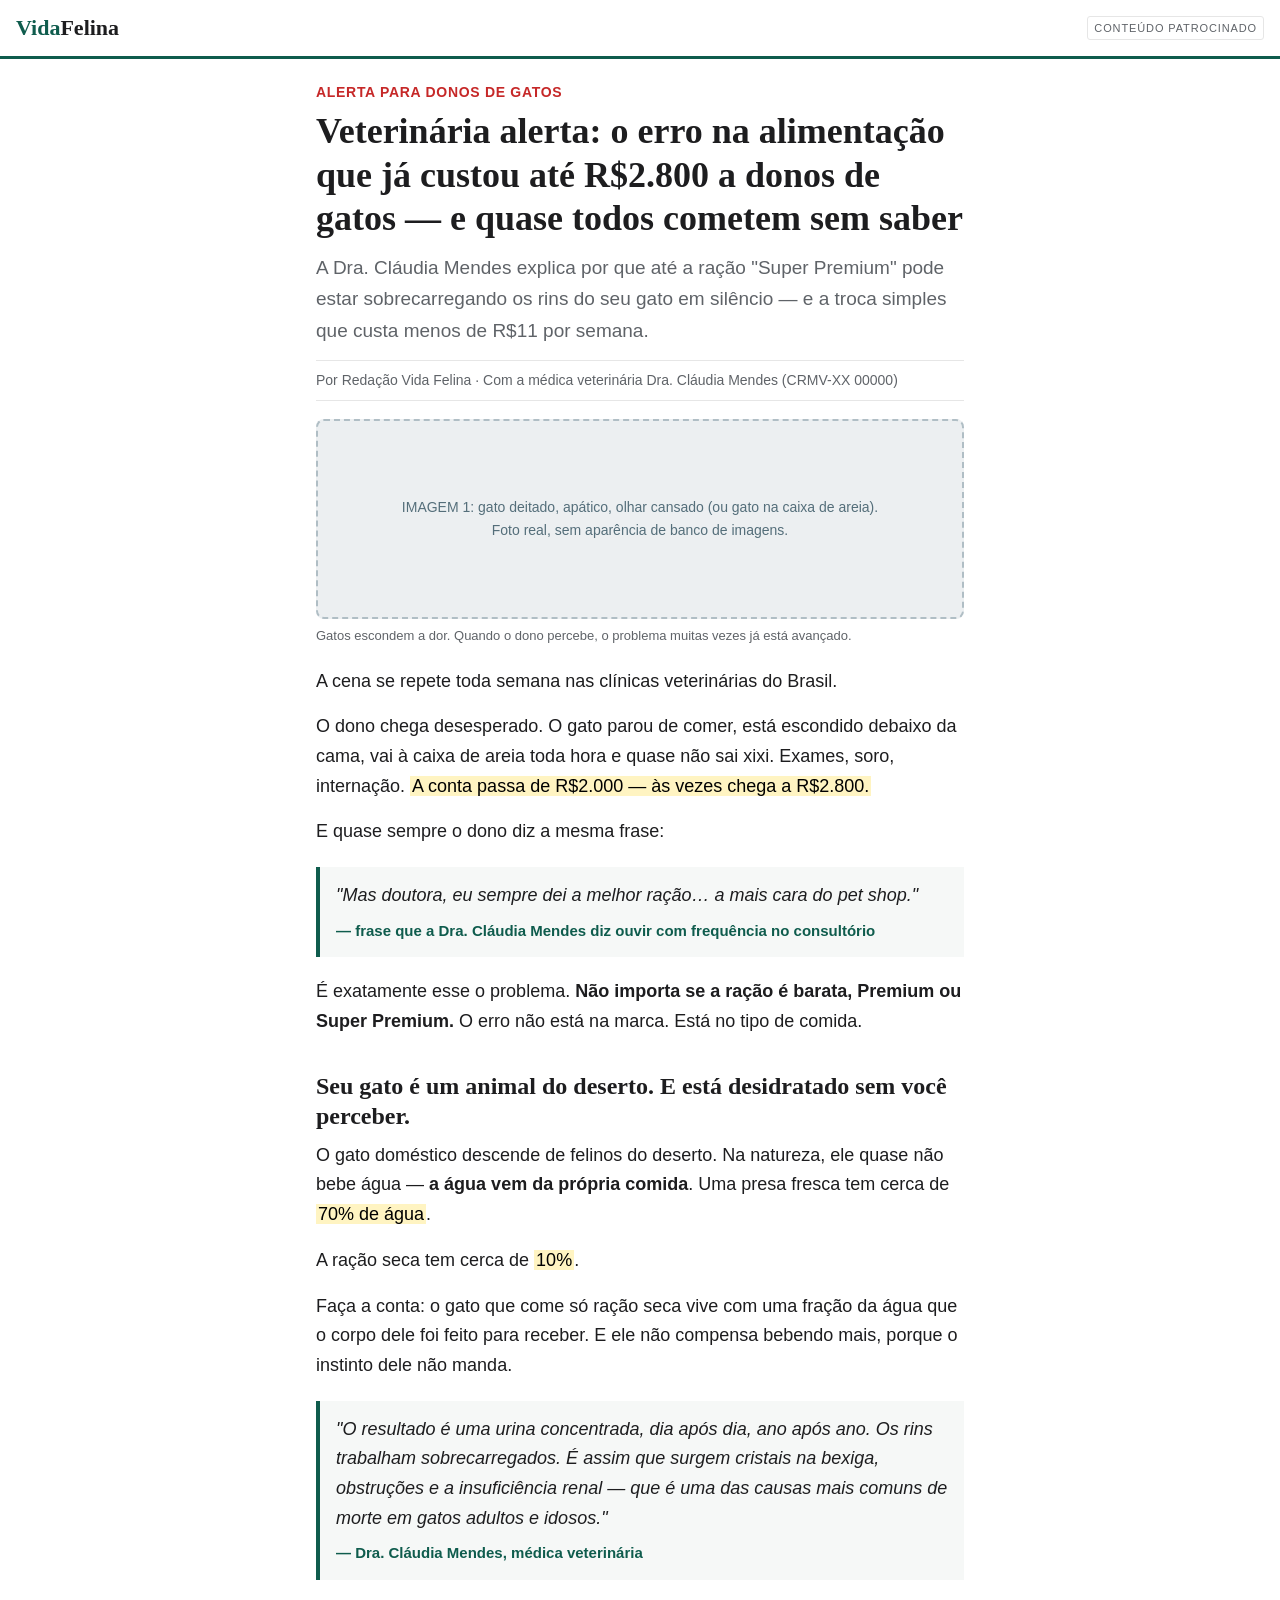
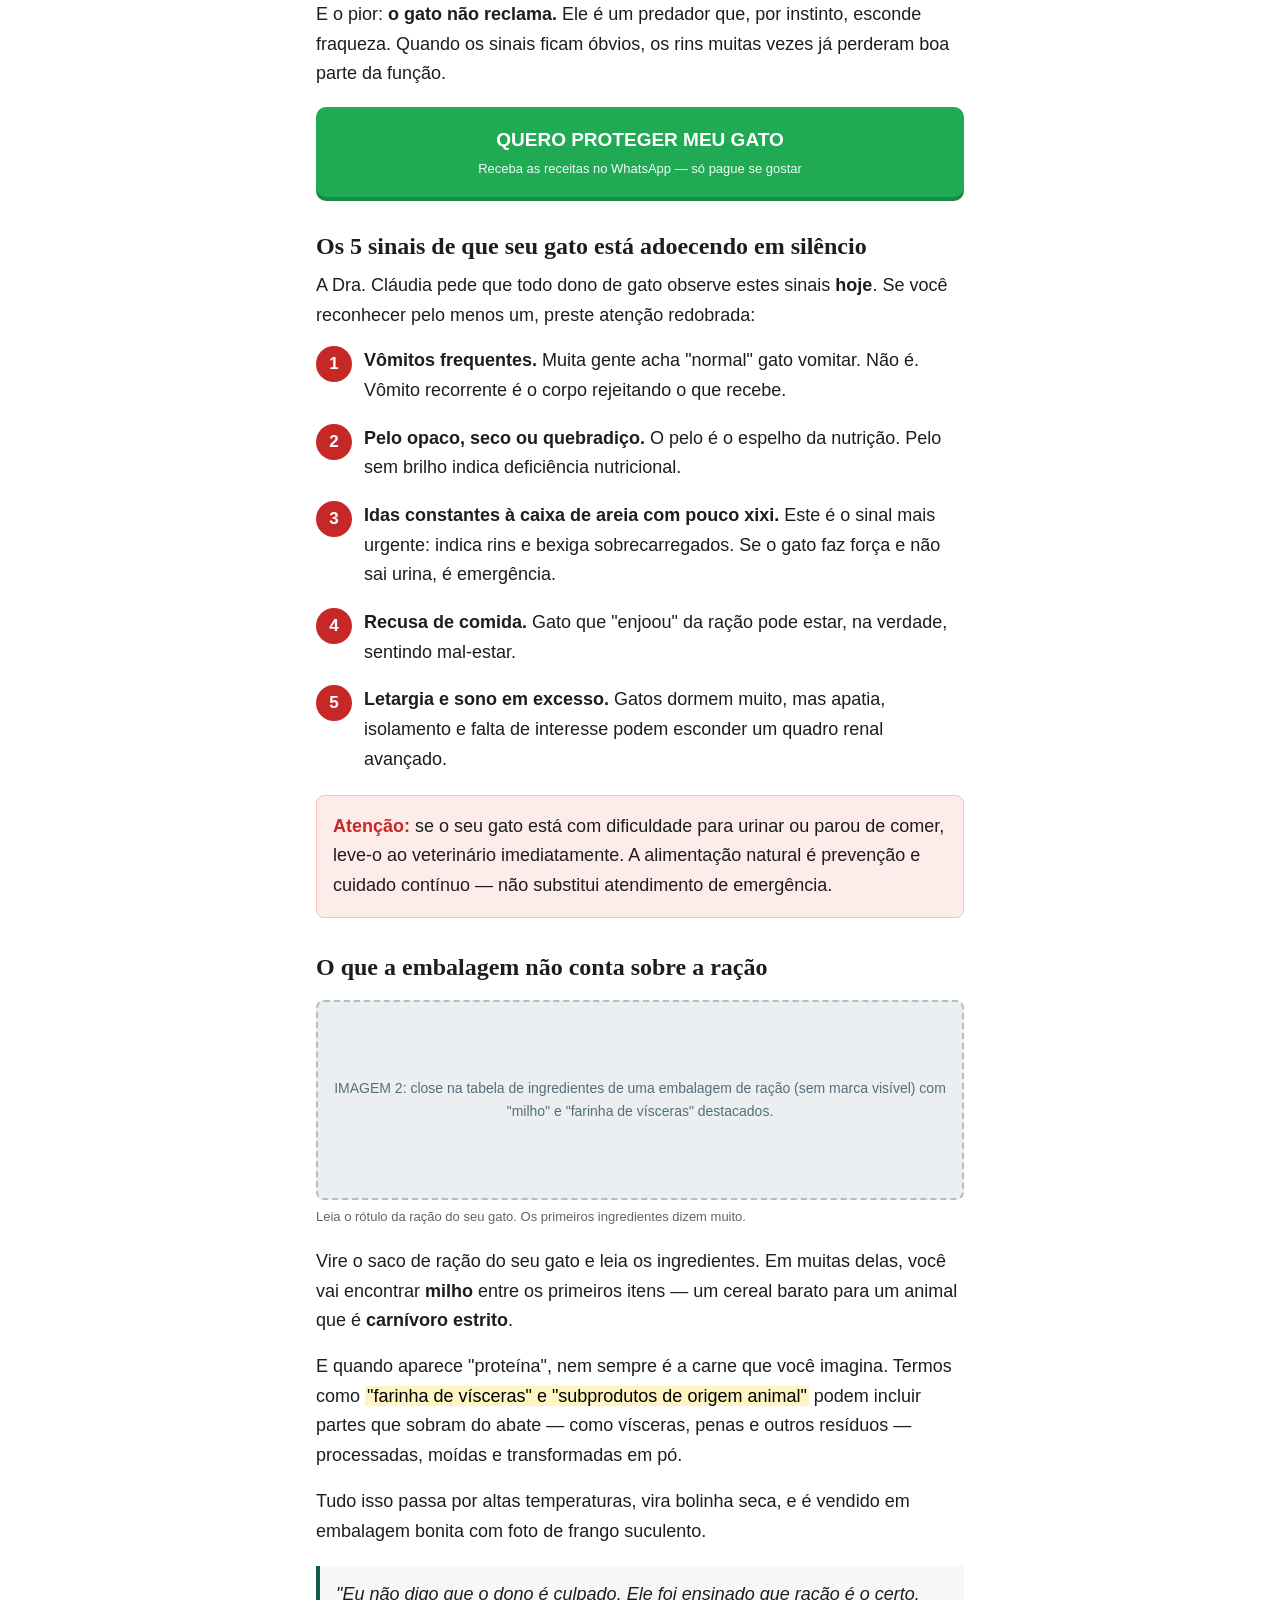
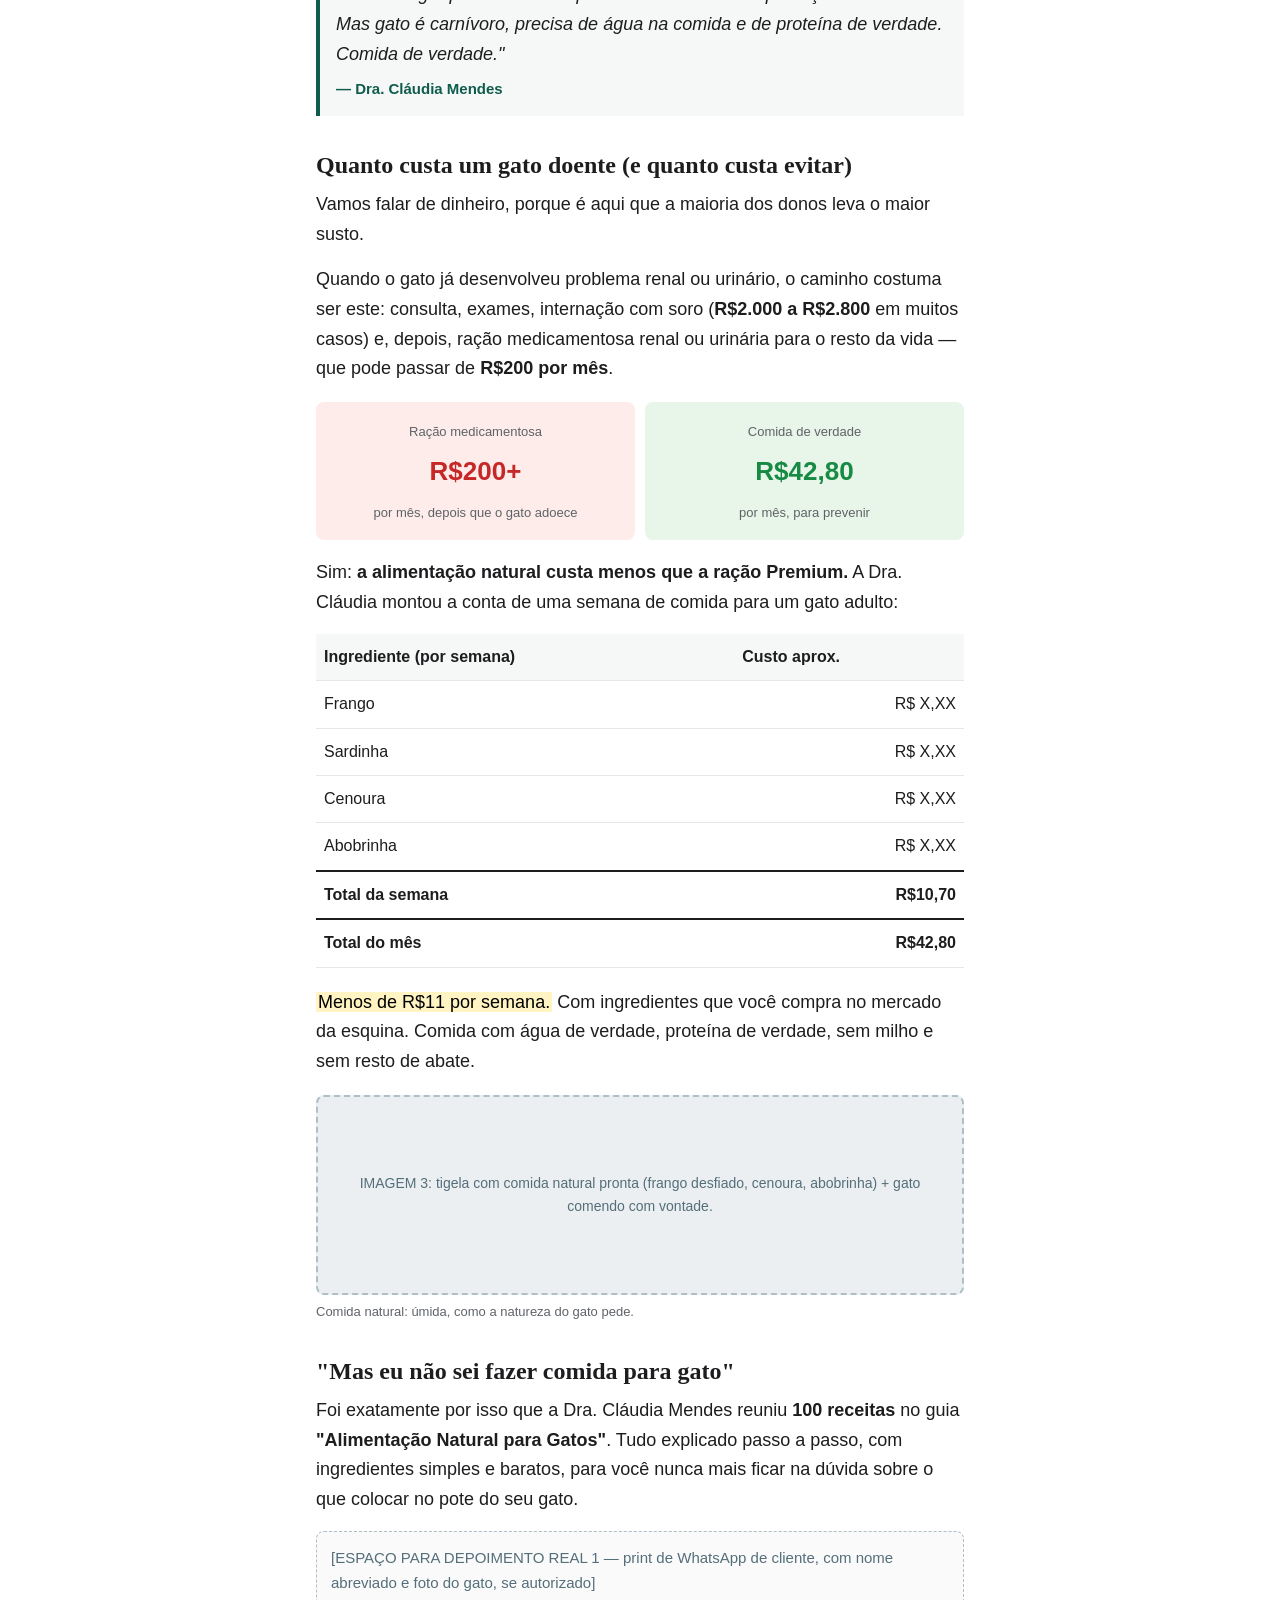
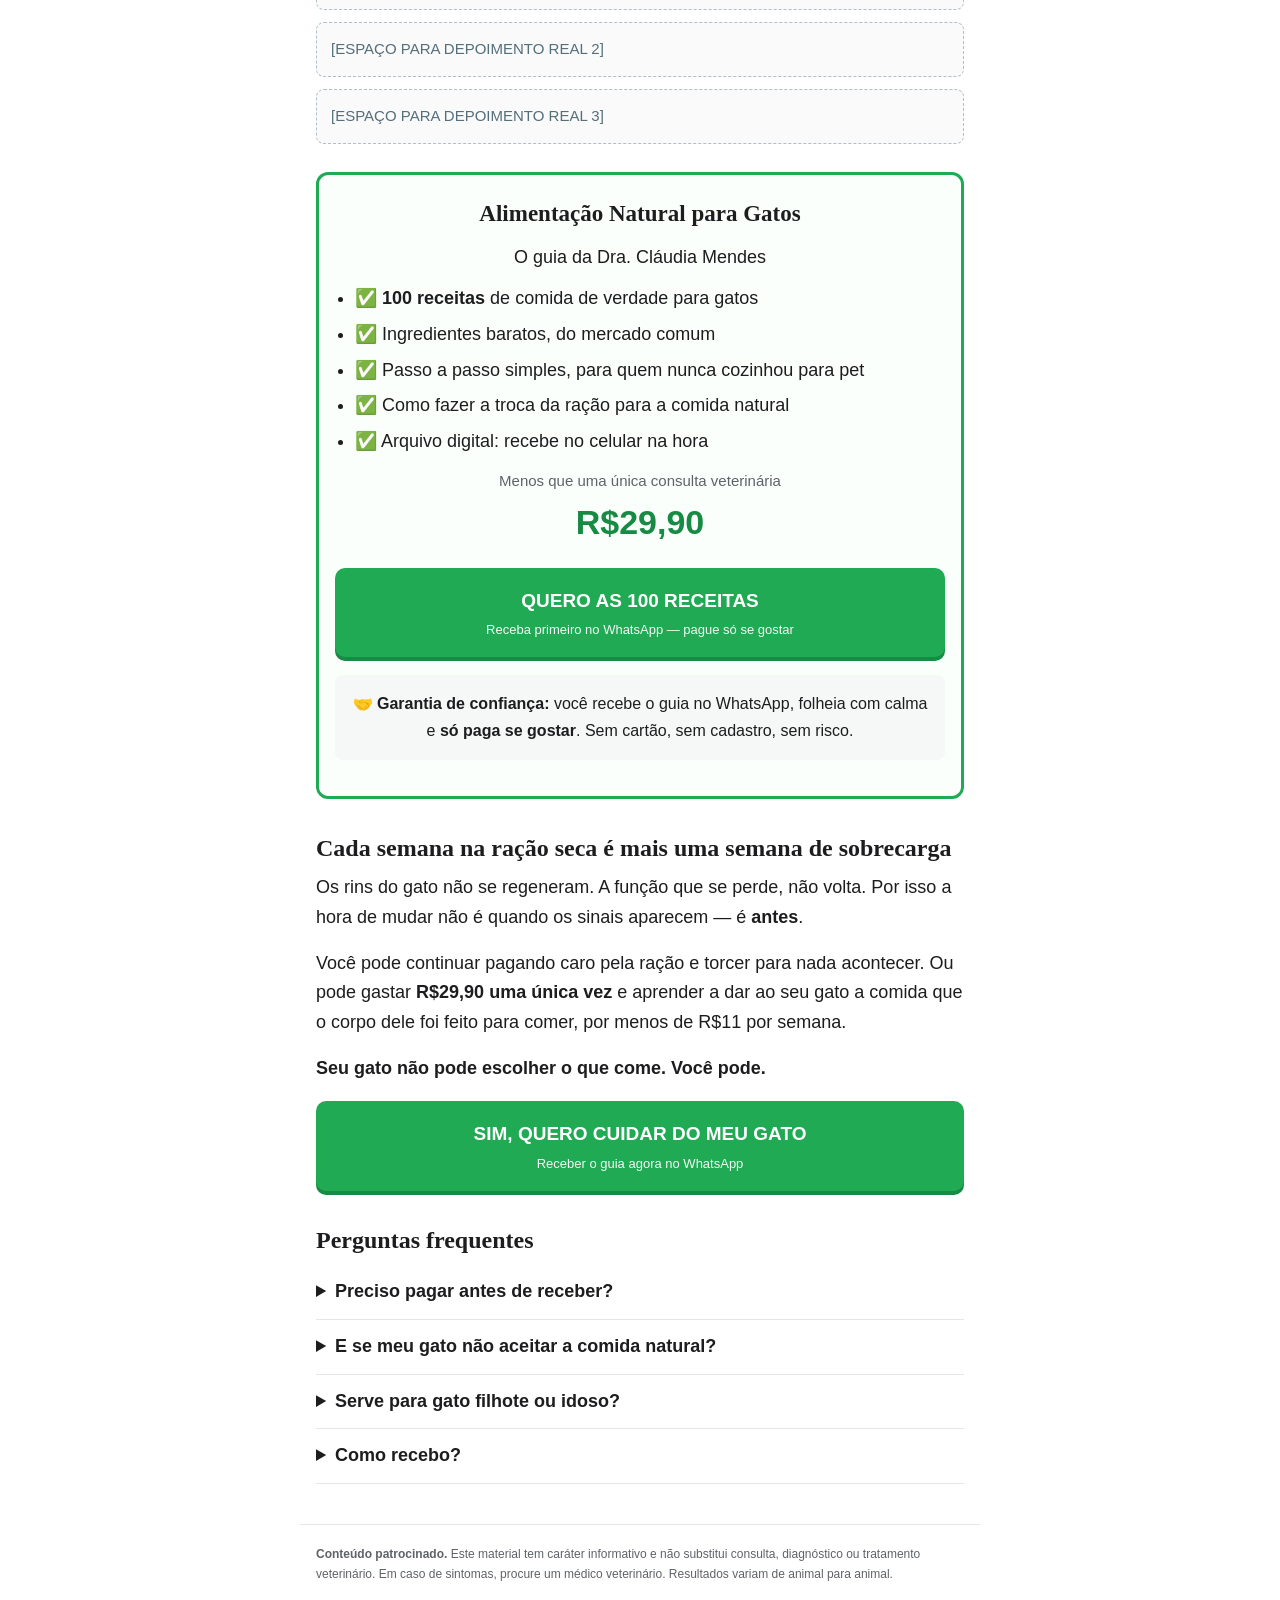
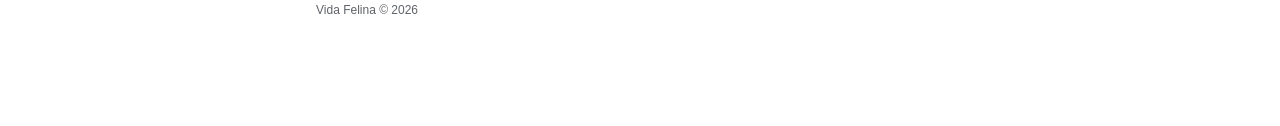
<file: advgatos/index.html>
<!doctype html>
<html lang="pt-BR">
<head>
<meta charset="utf-8">
<meta name="viewport" content="width=device-width, initial-scale=1">
<title>Vida Felina — Alerta sobre a ração dos gatos</title>
<meta name="robots" content="noindex, nofollow">
<!--
=====================================================================
 ADVERTORIAL — TESTE A/B DE ÂNGULOS (MGID BR)
---------------------------------------------------------------------
 ÂNGULO via URL:  ?a=1 (combinado dinheiro+saúde — padrão)
                  ?a=2 (saúde / sinais de alerta)
                  ?a=3 (dinheiro puro)
                  ?a=4 (exposé da ração)
 Ex. no MGID:  https://seudominio.com/gatos/?a=2&rtkcid={click_id}

 CLICK ID: o script lê rtkcid, clickid, cid ou click_id da URL e coloca
 no texto pré-preenchido do WhatsApp como "(ref: XXXXX)". O bot deve
 extrair esse ref e devolvê-lo no link de pagamento / postback do RedTrack.

 TROCAR ANTES DE SUBIR:
  1. WHATSAPP_NUMBER (abaixo, no script)
  2. CRMV da Dra. Cláudia Mendes (procure "CRMV-XX")
  3. Imagens: cada <div class="img-slot"> diz o que colocar
  4. Depoimentos: SÓ prints/falas REAIS de clientes do X1 (slots marcados)
=====================================================================
-->
<style>
  :root{
    --bg:#ffffff; --text:#1d1d1f; --muted:#5f6368; --line:#e6e6e6;
    --brand:#0f5c4d; --alert:#c62828; --alert-bg:#fdecea;
    --hl:#fff4c2; --cta:#1faa53; --cta-dark:#178a43; --box:#f6f8f7;
  }
  *{box-sizing:border-box}
  body{margin:0;background:var(--bg);color:var(--text);
       font-family:-apple-system,BlinkMacSystemFont,"Segoe UI",Roboto,Arial,sans-serif;
       font-size:18px;line-height:1.65}
  .topbar{border-bottom:3px solid var(--brand);padding:10px 16px;display:flex;
          justify-content:space-between;align-items:center;background:#fff}
  .logo{font-family:Georgia,"Times New Roman",serif;font-weight:700;font-size:22px;color:var(--brand)}
  .logo span{color:var(--text)}
  .ad-label{font-size:11px;letter-spacing:.08em;text-transform:uppercase;color:var(--muted);
            border:1px solid var(--line);padding:2px 6px;border-radius:3px}
  main{max-width:680px;margin:0 auto;padding:0 16px 40px}
  .kicker{color:var(--alert);font-weight:700;font-size:14px;text-transform:uppercase;
          letter-spacing:.05em;margin:22px 0 6px}
  h1{font-family:Georgia,"Times New Roman",serif;font-size:30px;line-height:1.2;margin:0 0 12px}
  .sub{font-size:19px;color:var(--muted);margin:0 0 14px}
  .byline{font-size:14px;color:var(--muted);border-top:1px solid var(--line);
          border-bottom:1px solid var(--line);padding:8px 0;margin-bottom:18px}
  h2{font-family:Georgia,"Times New Roman",serif;font-size:24px;line-height:1.25;margin:34px 0 10px}
  p{margin:0 0 16px}
  mark{background:var(--hl);padding:0 2px}
  .img-slot{background:#eceff1;border:2px dashed #b0bec5;border-radius:8px;min-height:200px;
            display:flex;align-items:center;justify-content:center;text-align:center;
            color:#546e7a;font-size:14px;padding:16px;margin:18px 0 6px}
  .caption{font-size:13px;color:var(--muted);margin:0 0 20px}
  .quote{border-left:4px solid var(--brand);background:var(--box);padding:14px 16px;
         margin:20px 0;font-style:italic}
  .quote b{font-style:normal;display:block;margin-top:8px;font-size:15px;color:var(--brand)}
  .alert-box{background:var(--alert-bg);border:1px solid #f5c2c0;border-radius:8px;
             padding:16px;margin:20px 0}
  .alert-box strong{color:var(--alert)}
  .sign{display:flex;gap:12px;margin:0 0 18px;align-items:flex-start}
  .num{flex:0 0 36px;height:36px;border-radius:50%;background:var(--alert);color:#fff;
       font-weight:700;display:flex;align-items:center;justify-content:center;font-size:17px}
  .sign p{margin:0}
  table{width:100%;border-collapse:collapse;margin:16px 0 20px;font-size:16px}
  th,td{padding:10px 8px;border-bottom:1px solid var(--line);text-align:left}
  th{background:var(--box)}
  td.r{text-align:right;white-space:nowrap}
  tr.total td{font-weight:700;border-top:2px solid var(--text)}
  .compare{display:grid;grid-template-columns:1fr 1fr;gap:10px;margin:18px 0}
  .compare div{border-radius:8px;padding:14px;text-align:center}
  .compare .bad{background:var(--alert-bg)} .compare .good{background:#e8f5e9}
  .compare .big{font-size:26px;font-weight:800;display:block;margin:4px 0}
  .compare .bad .big{color:var(--alert)} .compare .good .big{color:var(--cta-dark)}
  .compare small{font-size:13px;color:var(--muted)}
  .offer{border:3px solid var(--cta);border-radius:12px;padding:20px 16px;margin:28px 0;
         text-align:center;background:#fbfffc}
  .offer h3{font-family:Georgia,serif;font-size:23px;margin:0 0 10px}
  .offer ul{text-align:left;padding-left:20px;margin:12px 0}
  .offer li{margin-bottom:6px}
  .price{font-size:15px;color:var(--muted)}
  .price s{color:var(--alert)}
  .price b{display:block;font-size:34px;color:var(--cta-dark)}
  .cta{display:block;background:var(--cta);color:#fff;text-decoration:none;font-weight:800;
       font-size:19px;padding:17px 14px;border-radius:10px;text-align:center;margin:18px 0;
       box-shadow:0 4px 0 var(--cta-dark)}
  .cta:active{transform:translateY(2px);box-shadow:0 2px 0 var(--cta-dark)}
  .cta small{display:block;font-weight:500;font-size:13px;opacity:.95;margin-top:3px}
  .guarantee{background:var(--box);border-radius:8px;padding:16px;margin:16px 0;font-size:16px}
  .testi{border:1px dashed #b0bec5;border-radius:8px;padding:14px;margin:12px 0;
         font-size:15px;color:#546e7a;background:#fafafa}
  details{border-bottom:1px solid var(--line);padding:12px 0}
  summary{font-weight:700;cursor:pointer}
  details p{margin:10px 0 0;font-size:17px}
  footer{max-width:680px;margin:0 auto;padding:20px 16px 90px;font-size:12px;
         color:var(--muted);border-top:1px solid var(--line)}
  .sticky{position:fixed;left:0;right:0;bottom:0;padding:10px 16px;background:rgba(255,255,255,.97);
          border-top:1px solid var(--line);display:none;z-index:10}
  .sticky .cta{margin:0;padding:13px;font-size:17px}
  @media (min-width:700px){h1{font-size:36px}}
</style>
</head>
<body>

<header class="topbar">
  <div class="logo">Vida<span>Felina</span></div>
  <div class="ad-label">Conteúdo patrocinado</div>
</header>

<main>
  <div class="kicker" id="kicker">Alerta para donos de gatos</div>
  <h1 id="headline">Veterinária alerta: o erro na alimentação que já custou até R$2.800 a donos de gatos — e quase todos cometem sem saber</h1>
  <p class="sub" id="subhead">A Dra. Cláudia Mendes explica por que até a ração "Super Premium" pode estar sobrecarregando os rins do seu gato em silêncio — e a troca simples que custa menos de R$11 por semana.</p>
  <div class="byline">Por Redação Vida Felina · Com a médica veterinária Dra. Cláudia Mendes (CRMV-XX 00000)</div>

  <div class="img-slot">IMAGEM 1: gato deitado, apático, olhar cansado (ou gato na caixa de areia).<br>Foto real, sem aparência de banco de imagens.</div>
  <p class="caption">Gatos escondem a dor. Quando o dono percebe, o problema muitas vezes já está avançado.</p>

  <p>A cena se repete toda semana nas clínicas veterinárias do Brasil.</p>
  <p>O dono chega desesperado. O gato parou de comer, está escondido debaixo da cama, vai à caixa de areia toda hora e quase não sai xixi. Exames, soro, internação. <mark>A conta passa de R$2.000 — às vezes chega a R$2.800.</mark></p>
  <p>E quase sempre o dono diz a mesma frase:</p>
  <div class="quote">"Mas doutora, eu sempre dei a melhor ração… a mais cara do pet shop."
    <b>— frase que a Dra. Cláudia Mendes diz ouvir com frequência no consultório</b></div>
  <p>É exatamente esse o problema. <strong>Não importa se a ração é barata, Premium ou Super Premium.</strong> O erro não está na marca. Está no tipo de comida.</p>

  <h2>Seu gato é um animal do deserto. E está desidratado sem você perceber.</h2>
  <p>O gato doméstico descende de felinos do deserto. Na natureza, ele quase não bebe água — <strong>a água vem da própria comida</strong>. Uma presa fresca tem cerca de <mark>70% de água</mark>.</p>
  <p>A ração seca tem cerca de <mark>10%</mark>.</p>
  <p>Faça a conta: o gato que come só ração seca vive com uma fração da água que o corpo dele foi feito para receber. E ele não compensa bebendo mais, porque o instinto dele não manda.</p>
  <div class="quote">"O resultado é uma urina concentrada, dia após dia, ano após ano. Os rins trabalham sobrecarregados. É assim que surgem cristais na bexiga, obstruções e a insuficiência renal — que é uma das causas mais comuns de morte em gatos adultos e idosos."
    <b>— Dra. Cláudia Mendes, médica veterinária</b></div>
  <p>E o pior: <strong>o gato não reclama.</strong> Ele é um predador que, por instinto, esconde fraqueza. Quando os sinais ficam óbvios, os rins muitas vezes já perderam boa parte da função.</p>

  <a class="cta wa-link" href="#">QUERO PROTEGER MEU GATO<small>Receba as receitas no WhatsApp — só pague se gostar</small></a>

  <h2>Os 5 sinais de que seu gato está adoecendo em silêncio</h2>
  <p>A Dra. Cláudia pede que todo dono de gato observe estes sinais <strong>hoje</strong>. Se você reconhecer pelo menos um, preste atenção redobrada:</p>

  <div class="sign"><div class="num">1</div><p><strong>Vômitos frequentes.</strong> Muita gente acha "normal" gato vomitar. Não é. Vômito recorrente é o corpo rejeitando o que recebe.</p></div>
  <div class="sign"><div class="num">2</div><p><strong>Pelo opaco, seco ou quebradiço.</strong> O pelo é o espelho da nutrição. Pelo sem brilho indica deficiência nutricional.</p></div>
  <div class="sign"><div class="num">3</div><p><strong>Idas constantes à caixa de areia com pouco xixi.</strong> Este é o sinal mais urgente: indica rins e bexiga sobrecarregados. Se o gato faz força e não sai urina, é emergência.</p></div>
  <div class="sign"><div class="num">4</div><p><strong>Recusa de comida.</strong> Gato que "enjoou" da ração pode estar, na verdade, sentindo mal-estar.</p></div>
  <div class="sign"><div class="num">5</div><p><strong>Letargia e sono em excesso.</strong> Gatos dormem muito, mas apatia, isolamento e falta de interesse podem esconder um quadro renal avançado.</p></div>

  <div class="alert-box"><strong>Atenção:</strong> se o seu gato está com dificuldade para urinar ou parou de comer, leve-o ao veterinário imediatamente. A alimentação natural é prevenção e cuidado contínuo — não substitui atendimento de emergência.</div>

  <h2>O que a embalagem não conta sobre a ração</h2>
  <div class="img-slot">IMAGEM 2: close na tabela de ingredientes de uma embalagem de ração (sem marca visível) com "milho" e "farinha de vísceras" destacados.</div>
  <p class="caption">Leia o rótulo da ração do seu gato. Os primeiros ingredientes dizem muito.</p>
  <p>Vire o saco de ração do seu gato e leia os ingredientes. Em muitas delas, você vai encontrar <strong>milho</strong> entre os primeiros itens — um cereal barato para um animal que é <strong>carnívoro estrito</strong>.</p>
  <p>E quando aparece "proteína", nem sempre é a carne que você imagina. Termos como <mark>"farinha de vísceras" e "subprodutos de origem animal"</mark> podem incluir partes que sobram do abate — como vísceras, penas e outros resíduos — processadas, moídas e transformadas em pó.</p>
  <p>Tudo isso passa por altas temperaturas, vira bolinha seca, e é vendido em embalagem bonita com foto de frango suculento.</p>
  <div class="quote">"Eu não digo que o dono é culpado. Ele foi ensinado que ração é o certo. Mas gato é carnívoro, precisa de água na comida e de proteína de verdade. Comida de verdade."
    <b>— Dra. Cláudia Mendes</b></div>

  <h2>Quanto custa um gato doente (e quanto custa evitar)</h2>
  <p>Vamos falar de dinheiro, porque é aqui que a maioria dos donos leva o maior susto.</p>
  <p>Quando o gato já desenvolveu problema renal ou urinário, o caminho costuma ser este: consulta, exames, internação com soro (<strong>R$2.000 a R$2.800</strong> em muitos casos) e, depois, ração medicamentosa renal ou urinária para o resto da vida — que pode passar de <strong>R$200 por mês</strong>.</p>

  <div class="compare">
    <div class="bad"><small>Ração medicamentosa</small><span class="big">R$200+</span><small>por mês, depois que o gato adoece</small></div>
    <div class="good"><small>Comida de verdade</small><span class="big">R$42,80</span><small>por mês, para prevenir</small></div>
  </div>

  <p>Sim: <strong>a alimentação natural custa menos que a ração Premium.</strong> A Dra. Cláudia montou a conta de uma semana de comida para um gato adulto:</p>
  <table>
    <tr><th>Ingrediente (por semana)</th><th class="r">Custo aprox.</th></tr>
    <tr><td>Frango</td><td class="r">R$ X,XX</td></tr>
    <tr><td>Sardinha</td><td class="r">R$ X,XX</td></tr>
    <tr><td>Cenoura</td><td class="r">R$ X,XX</td></tr>
    <tr><td>Abobrinha</td><td class="r">R$ X,XX</td></tr>
    <tr class="total"><td>Total da semana</td><td class="r">R$10,70</td></tr>
    <tr class="total"><td>Total do mês</td><td class="r">R$42,80</td></tr>
  </table>
  <!-- PREENCHER os valores por ingrediente com a mesma conta usada nos vídeos (soma = R$10,70) -->

  <p><mark>Menos de R$11 por semana.</mark> Com ingredientes que você compra no mercado da esquina. Comida com água de verdade, proteína de verdade, sem milho e sem resto de abate.</p>

  <div class="img-slot">IMAGEM 3: tigela com comida natural pronta (frango desfiado, cenoura, abobrinha) + gato comendo com vontade.</div>
  <p class="caption">Comida natural: úmida, como a natureza do gato pede.</p>

  <h2>"Mas eu não sei fazer comida para gato"</h2>
  <p>Foi exatamente por isso que a Dra. Cláudia Mendes reuniu <strong>100 receitas</strong> no guia <strong>"Alimentação Natural para Gatos"</strong>. Tudo explicado passo a passo, com ingredientes simples e baratos, para você nunca mais ficar na dúvida sobre o que colocar no pote do seu gato.</p>

  <!-- DEPOIMENTOS: usar SOMENTE prints/falas reais de clientes do X1, com autorização. Apagar os slots que não forem preenchidos. -->
  <div class="testi">[ESPAÇO PARA DEPOIMENTO REAL 1 — print de WhatsApp de cliente, com nome abreviado e foto do gato, se autorizado]</div>
  <div class="testi">[ESPAÇO PARA DEPOIMENTO REAL 2]</div>
  <div class="testi">[ESPAÇO PARA DEPOIMENTO REAL 3]</div>

  <div class="offer">
    <h3>Alimentação Natural para Gatos</h3>
    <p style="margin:0">O guia da Dra. Cláudia Mendes</p>
    <ul>
      <li>✅ <strong>100 receitas</strong> de comida de verdade para gatos</li>
      <li>✅ Ingredientes baratos, do mercado comum</li>
      <li>✅ Passo a passo simples, para quem nunca cozinhou para pet</li>
      <li>✅ Como fazer a troca da ração para a comida natural</li>
      <li>✅ Arquivo digital: recebe no celular na hora</li>
    </ul>
    <p class="price">Menos que uma única consulta veterinária<b>R$29,90</b></p>
    <a class="cta wa-link" href="#">QUERO AS 100 RECEITAS<small>Receba primeiro no WhatsApp — pague só se gostar</small></a>
    <div class="guarantee">🤝 <strong>Garantia de confiança:</strong> você recebe o guia no WhatsApp, folheia com calma e <strong>só paga se gostar</strong>. Sem cartão, sem cadastro, sem risco.</div>
  </div>

  <h2>Cada semana na ração seca é mais uma semana de sobrecarga</h2>
  <p>Os rins do gato não se regeneram. A função que se perde, não volta. Por isso a hora de mudar não é quando os sinais aparecem — é <strong>antes</strong>.</p>
  <p>Você pode continuar pagando caro pela ração e torcer para nada acontecer. Ou pode gastar <strong>R$29,90 uma única vez</strong> e aprender a dar ao seu gato a comida que o corpo dele foi feito para comer, por menos de R$11 por semana.</p>
  <p><strong>Seu gato não pode escolher o que come. Você pode.</strong></p>

  <a class="cta wa-link" href="#">SIM, QUERO CUIDAR DO MEU GATO<small>Receber o guia agora no WhatsApp</small></a>

  <h2>Perguntas frequentes</h2>
  <details><summary>Preciso pagar antes de receber?</summary><p>Não. Você recebe o guia completo no WhatsApp, olha tudo e só paga os R$29,90 se gostar.</p></details>
  <details><summary>E se meu gato não aceitar a comida natural?</summary><p>O guia explica como fazer a transição de forma gradual, misturando aos poucos, para o gato se acostumar sem estresse.</p></details>
  <details><summary>Serve para gato filhote ou idoso?</summary><p>O guia traz orientações para diferentes fases. Gatos com doença já diagnosticada devem ter a dieta acompanhada pelo veterinário de confiança.</p></details>
  <details><summary>Como recebo?</summary><p>Clique no botão verde, envie a mensagem no WhatsApp e você recebe o arquivo digital na hora.</p></details>
</main>

<footer>
  <p><strong>Conteúdo patrocinado.</strong> Este material tem caráter informativo e não substitui consulta, diagnóstico ou tratamento veterinário. Em caso de sintomas, procure um médico veterinário. Resultados variam de animal para animal.</p>
  <p>Vida Felina © 2026</p>
</footer>

<div class="sticky" id="sticky"><a class="cta wa-link" href="#">RECEBER AS 100 RECEITAS NO WHATSAPP</a></div>

<script>
(function(){
  // ====== CONFIG ======
  var WHATSAPP_NUMBER = "55XXXXXXXXXXX"; // só números, com 55 + DDD
  var BASE_MSG = "Olá! Quero receber o guia Alimentação Natural para Gatos 🐱";

  var ANGLES = {
    "1": { // combinado dinheiro + saúde (padrão)
      kicker: "Alerta para donos de gatos",
      h1: "Veterinária alerta: o erro na alimentação que já custou até R$2.800 a donos de gatos — e quase todos cometem sem saber",
      sub: "A Dra. Cláudia Mendes explica por que até a ração \"Super Premium\" pode estar sobrecarregando os rins do seu gato em silêncio — e a troca simples que custa menos de R$11 por semana."
    },
    "2": { // saúde / sinais
      kicker: "Saúde felina",
      h1: "Dono de gato: se ele faz isso na caixa de areia, os rins podem estar falhando em silêncio",
      sub: "A veterinária Dra. Cláudia Mendes lista os 5 sinais que quase todo dono ignora — e o que colocar no pote para proteger o seu gato."
    },
    "3": { // dinheiro puro
      kicker: "Economia",
      h1: "Donos de gato estão trocando a ração de R$200 por comida de verdade que custa R$42 por mês",
      sub: "A veterinária Dra. Cláudia Mendes mostra a conta — e explica por que a troca ainda pode evitar uma internação de mais de R$2.000."
    },
    "4": { // exposé
      kicker: "Investigação",
      h1: "O que realmente tem dentro da ração \"premium\" do seu gato (leia o rótulo antes de encher o pote de novo)",
      sub: "Milho, farinha de vísceras e subprodutos de abate: a veterinária Dra. Cláudia Mendes explica o que esses ingredientes fazem com os rins do seu gato."
    }
  };

  var p = new URLSearchParams(window.location.search);
  var a = ANGLES[p.get("a")] ? p.get("a") : "1";
  document.getElementById("kicker").textContent = ANGLES[a].kicker;
  document.getElementById("headline").textContent = ANGLES[a].h1;
  document.getElementById("subhead").textContent = ANGLES[a].sub;

  var cid = p.get("rtkcid") || p.get("clickid") || p.get("click_id") || p.get("cid") || "";
  var msg = BASE_MSG + (cid ? " (ref: " + cid + "-a" + a + ")" : " (a" + a + ")");
  var url = "https://wa.me/" + WHATSAPP_NUMBER + "?text=" + encodeURIComponent(msg);
  var links = document.querySelectorAll(".wa-link");
  for (var i = 0; i < links.length; i++){ links[i].href = url; links[i].target = "_blank"; links[i].rel = "noopener"; }

  // botão fixo aparece depois que a pessoa rola 35% da página
  var sticky = document.getElementById("sticky");
  window.addEventListener("scroll", function(){
    var h = document.documentElement.scrollHeight - window.innerHeight;
    sticky.style.display = (h > 0 && window.scrollY / h > 0.35) ? "block" : "none";
  }, {passive:true});
})();
</script>
</body>
</html>
</file>
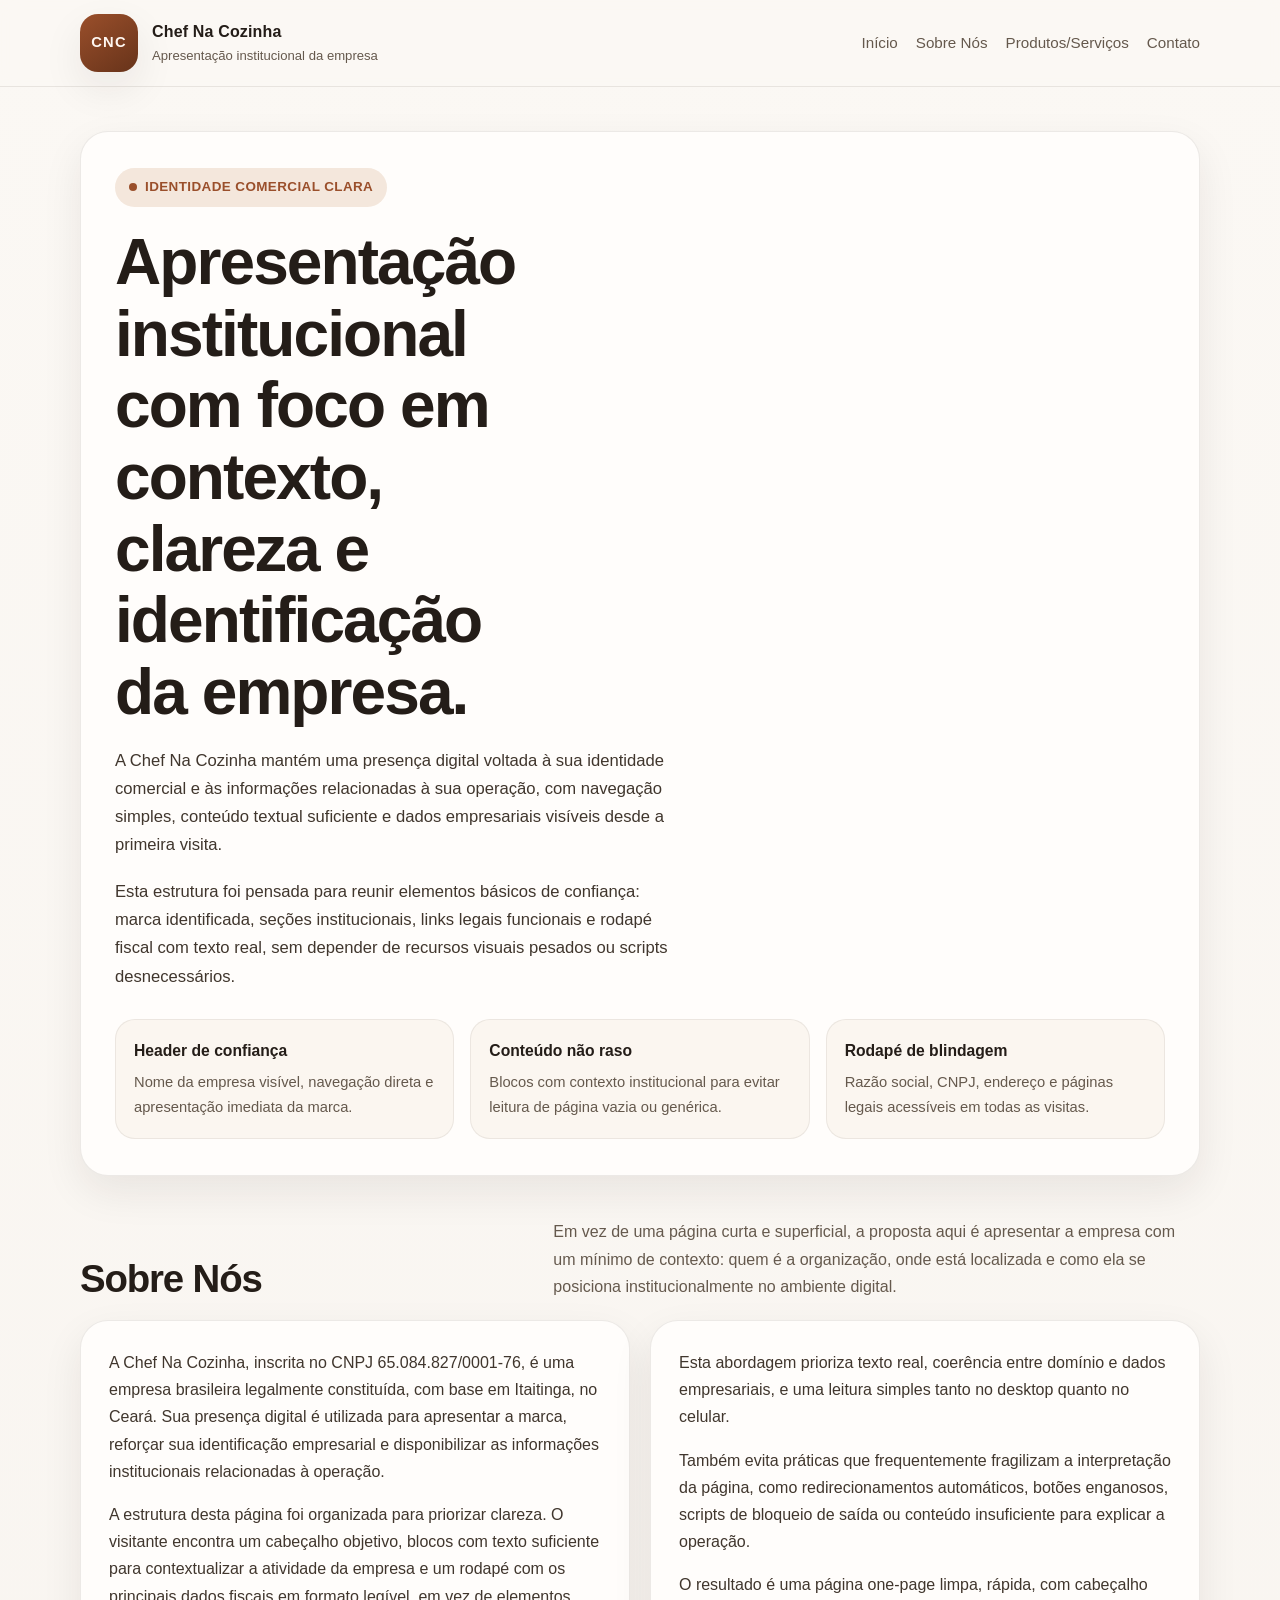
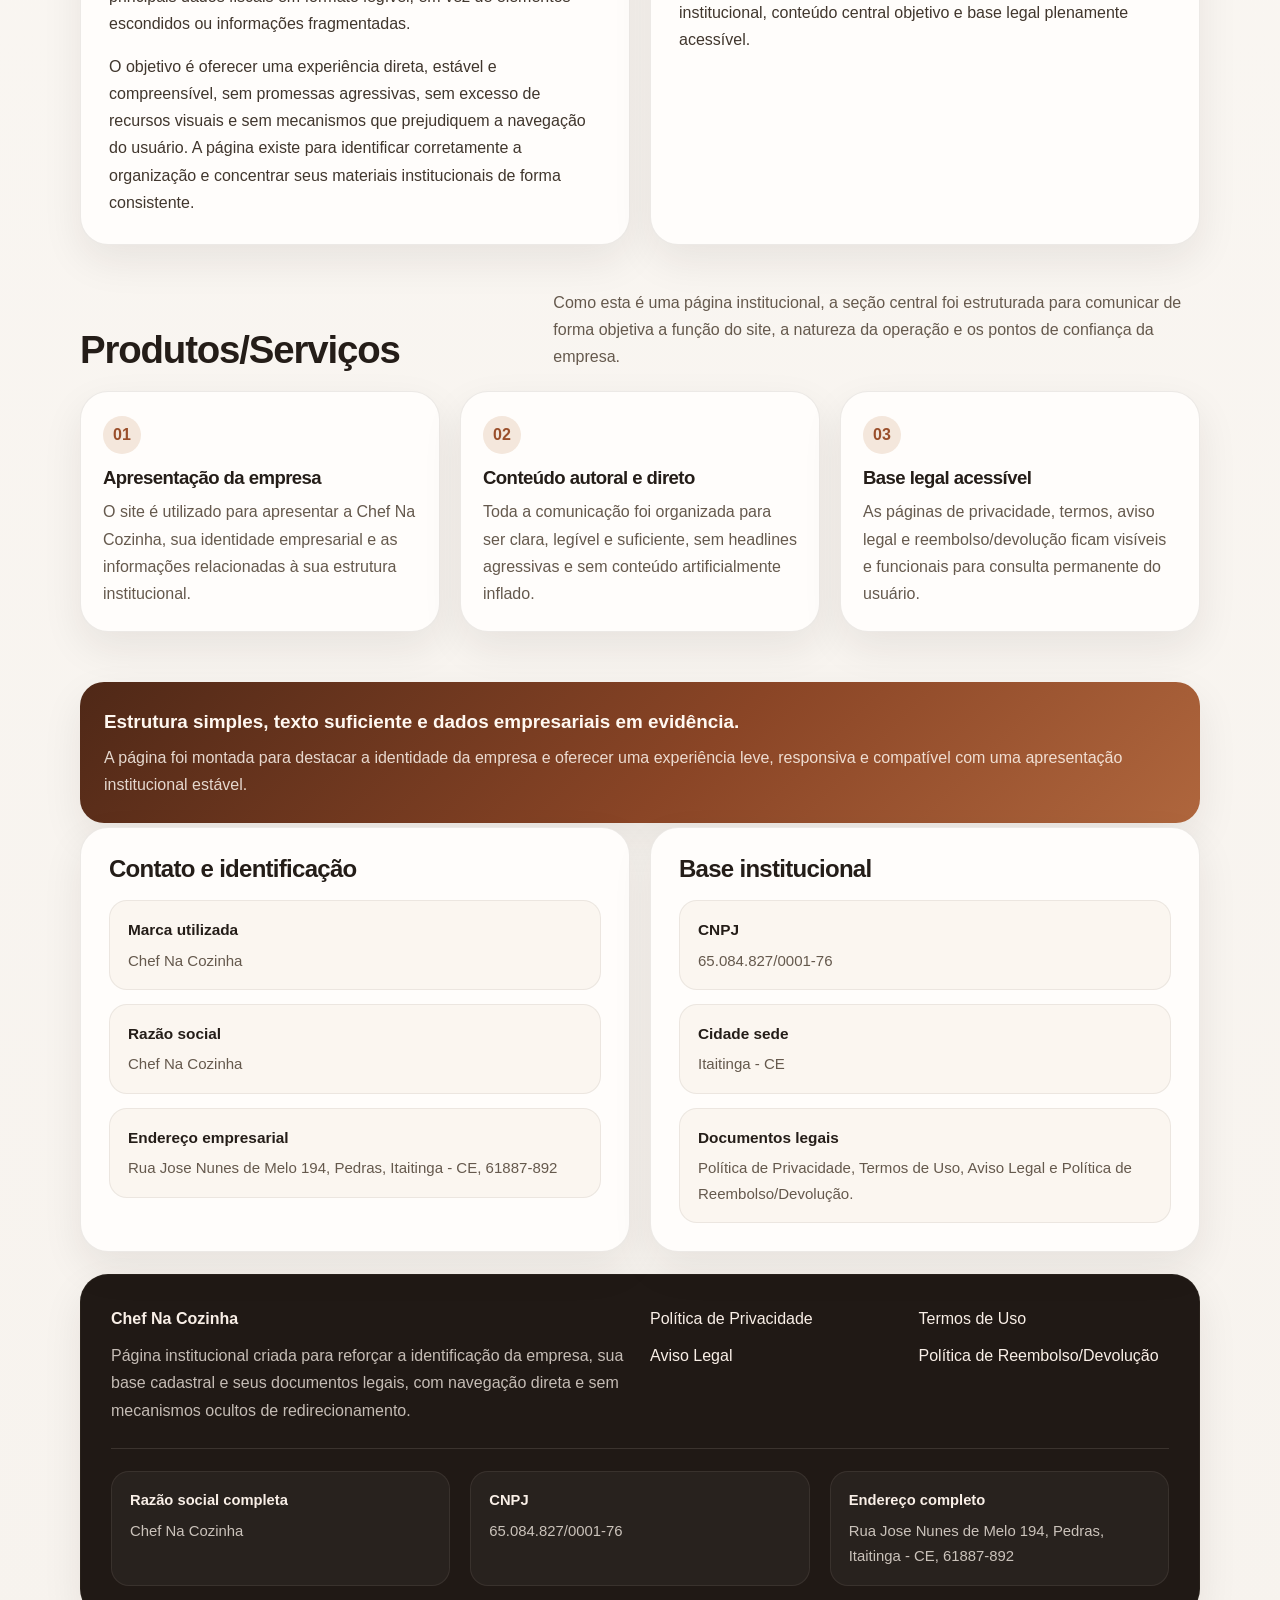
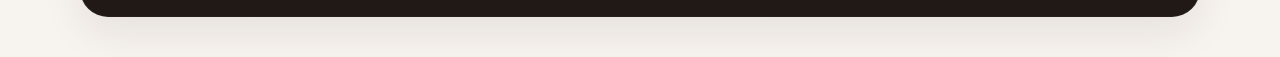
<file: pre/index.html>
<!DOCTYPE html>
<html lang="pt-BR">
<head>
  <meta charset="UTF-8">
  <meta name="viewport" content="width=device-width, initial-scale=1.0">
  <title>Chef Na Cozinha</title>
  <meta name="description" content="Chef Na Cozinha: apresentação institucional da empresa, identidade comercial, dados empresariais e informações de contato em Itaitinga - CE.">
  <style>
    :root {
      --bg: #f7f3ee;
      --surface: #fffdfb;
      --ink: #241d18;
      --muted: #65594d;
      --line: #dfd4c8;
      --accent: #9a4f2b;
      --accent-soft: #f4e7dc;
      --shadow: 0 16px 40px rgba(36, 29, 24, 0.08);
      --radius: 24px;
    }

    * {
      box-sizing: border-box;
    }

    html {
      scroll-behavior: smooth;
    }

    body {
      margin: 0;
      font-family: "Segoe UI", Arial, sans-serif;
      color: var(--ink);
      background: linear-gradient(180deg, #fbf8f4 0%, var(--bg) 100%);
      line-height: 1.7;
    }

    a {
      color: inherit;
      text-decoration: none;
    }

    .wrap {
      width: min(1120px, calc(100% - 32px));
      margin: 0 auto;
    }

    .topbar {
      position: sticky;
      top: 0;
      z-index: 40;
      background: rgba(251, 248, 244, 0.92);
      backdrop-filter: blur(10px);
      border-bottom: 1px solid rgba(101, 89, 77, 0.12);
    }

    .topbar-inner {
      min-height: 86px;
      display: flex;
      align-items: center;
      justify-content: space-between;
      gap: 24px;
    }

    .brand {
      display: flex;
      align-items: center;
      gap: 14px;
      min-width: 0;
    }

    .brand-mark {
      width: 58px;
      height: 58px;
      border-radius: 18px;
      display: grid;
      place-items: center;
      background: linear-gradient(145deg, #9a4f2b, #67331a);
      color: #fff7f1;
      font-weight: 800;
      font-size: 0.92rem;
      letter-spacing: 0.08em;
      box-shadow: var(--shadow);
      flex: 0 0 auto;
    }

    .brand-copy strong,
    .brand-copy span {
      display: block;
    }

    .brand-copy strong {
      font-size: 1rem;
      letter-spacing: 0.01em;
    }

    .brand-copy span {
      color: var(--muted);
      font-size: 0.82rem;
    }

    .nav {
      display: flex;
      flex-wrap: wrap;
      gap: 10px 18px;
      font-size: 0.95rem;
      color: var(--muted);
    }

    .nav a:hover,
    .nav a:focus-visible {
      color: var(--accent);
    }

    .hero {
      padding: 44px 0 20px;
    }

    .hero-card,
    .card,
    .footer-wrap {
      background: var(--surface);
      border: 1px solid rgba(101, 89, 77, 0.12);
      border-radius: 28px;
      box-shadow: var(--shadow);
    }

    .hero-card {
      padding: 36px 34px;
    }

    .eyebrow {
      display: inline-flex;
      align-items: center;
      gap: 8px;
      padding: 8px 14px;
      border-radius: 999px;
      background: var(--accent-soft);
      color: var(--accent);
      font-size: 0.84rem;
      font-weight: 700;
      letter-spacing: 0.03em;
      text-transform: uppercase;
    }

    .eyebrow::before {
      content: "";
      width: 8px;
      height: 8px;
      border-radius: 50%;
      background: var(--accent);
    }

    h1,
    h2,
    h3 {
      margin: 0;
      line-height: 1.12;
      letter-spacing: -0.03em;
    }

    h1 {
      margin-top: 20px;
      font-size: clamp(2.2rem, 5vw, 4.2rem);
      max-width: 11ch;
    }

    .hero-card p {
      margin: 18px 0 0;
      max-width: 62ch;
      color: #40362d;
      font-size: 1.04rem;
    }

    .hero-points {
      display: grid;
      grid-template-columns: repeat(3, minmax(0, 1fr));
      gap: 16px;
      margin-top: 28px;
    }

    .point {
      padding: 18px;
      border-radius: 20px;
      background: #fbf6f0;
      border: 1px solid rgba(101, 89, 77, 0.1);
    }

    .point strong {
      display: block;
      margin-bottom: 6px;
      font-size: 0.98rem;
    }

    .point span {
      display: block;
      color: var(--muted);
      font-size: 0.92rem;
    }

    section {
      padding: 22px 0;
    }

    .section-head {
      display: grid;
      grid-template-columns: minmax(0, 0.82fr) minmax(0, 1.18fr);
      gap: 24px;
      align-items: end;
      margin-bottom: 20px;
    }

    .section-head h2 {
      font-size: clamp(1.9rem, 3vw, 3rem);
    }

    .section-head p {
      margin: 0;
      color: var(--muted);
    }

    .about-grid,
    .services-grid,
    .contact-grid,
    .footer-top,
    .fiscal {
      display: grid;
      gap: 20px;
    }

    .about-grid,
    .contact-grid,
    .footer-top {
      grid-template-columns: 1fr 1fr;
    }

    .about-copy,
    .about-notes,
    .contact-panel,
    .identity-panel {
      padding: 28px;
    }

    .about-copy p,
    .about-notes p,
    .contact-panel p,
    .identity-panel p {
      margin: 0 0 16px;
      color: #40362d;
    }

    .about-copy p:last-child,
    .about-notes p:last-child,
    .contact-panel p:last-child,
    .identity-panel p:last-child {
      margin-bottom: 0;
    }

    .services-grid {
      grid-template-columns: repeat(3, minmax(0, 1fr));
    }

    .service-card {
      padding: 24px 22px;
    }

    .service-index {
      display: inline-flex;
      width: 38px;
      height: 38px;
      align-items: center;
      justify-content: center;
      margin-bottom: 14px;
      border-radius: 50%;
      background: var(--accent-soft);
      color: var(--accent);
      font-weight: 700;
    }

    .service-card h3 {
      font-size: 1.16rem;
      margin-bottom: 10px;
    }

    .service-card p {
      margin: 0;
      color: var(--muted);
    }

    .detail-list {
      display: grid;
      gap: 14px;
      margin-top: 18px;
    }

    .detail {
      padding: 16px 18px;
      border-radius: 18px;
      background: #fbf6f0;
      border: 1px solid rgba(101, 89, 77, 0.1);
    }

    .detail strong {
      display: block;
      margin-bottom: 4px;
      font-size: 0.96rem;
    }

    .detail span {
      display: block;
      color: var(--muted);
      font-size: 0.94rem;
      word-break: break-word;
    }

    .cta-band {
      margin: 6px 0 4px;
      padding: 24px;
      border-radius: 24px;
      background: linear-gradient(135deg, #4f2817, #8a4526 55%, #af663d 100%);
      color: #fff8f1;
      box-shadow: var(--shadow);
    }

    .cta-band strong {
      display: block;
      font-size: 1.18rem;
      margin-bottom: 6px;
    }

    .cta-band p {
      margin: 0;
      color: rgba(255, 248, 241, 0.84);
    }

    footer {
      padding: 0 0 40px;
    }

    .footer-wrap {
      padding: 30px;
      background: #201915;
      color: #f9efe7;
    }

    .footer-top {
      padding-bottom: 24px;
      border-bottom: 1px solid rgba(249, 239, 231, 0.12);
    }

    .footer-top p {
      margin: 10px 0 0;
      color: rgba(249, 239, 231, 0.76);
      max-width: 60ch;
    }

    .footer-links {
      display: grid;
      grid-template-columns: repeat(2, minmax(0, 1fr));
      gap: 10px 18px;
      align-content: start;
    }

    .footer-links a:hover,
    .footer-links a:focus-visible {
      color: #ffd7be;
    }

    .fiscal {
      grid-template-columns: repeat(3, minmax(0, 1fr));
      margin-top: 22px;
    }

    .fiscal-box {
      padding: 16px 18px;
      border-radius: 18px;
      background: rgba(255, 255, 255, 0.04);
      border: 1px solid rgba(249, 239, 231, 0.08);
    }

    .fiscal-box strong {
      display: block;
      margin-bottom: 6px;
      font-size: 0.92rem;
    }

    .fiscal-box span {
      display: block;
      color: rgba(249, 239, 231, 0.78);
      font-size: 0.93rem;
    }

    @media (max-width: 960px) {
      .section-head,
      .about-grid,
      .contact-grid,
      .footer-top,
      .services-grid,
      .fiscal,
      .hero-points {
        grid-template-columns: 1fr;
      }

      .topbar-inner {
        min-height: auto;
        padding: 12px 0;
        align-items: flex-start;
        flex-direction: column;
      }
    }

    @media (max-width: 640px) {
      .wrap {
        width: min(100% - 20px, 1120px);
      }

      .hero-card,
      .about-copy,
      .about-notes,
      .contact-panel,
      .identity-panel,
      .footer-wrap {
        padding-left: 20px;
        padding-right: 20px;
      }

      .nav {
        font-size: 0.86rem;
      }

      .footer-links {
        grid-template-columns: 1fr;
      }
    }
  </style>
</head>
<body>
  <header class="topbar">
    <div class="wrap topbar-inner">
      <a class="brand" href="#inicio" aria-label="Ir para o início">
        <div class="brand-mark" aria-hidden="true">CNC</div>
        <div class="brand-copy">
          <strong>Chef Na Cozinha</strong>
          <span>Apresentação institucional da empresa</span>
        </div>
      </a>
      <nav class="nav" aria-label="Navegação principal">
        <a href="#inicio">Início</a>
        <a href="#sobre">Sobre Nós</a>
        <a href="#servicos">Produtos/Serviços</a>
        <a href="#contato">Contato</a>
      </nav>
    </div>
  </header>

  <main>
    <section class="hero" id="inicio">
      <div class="wrap">
        <div class="hero-card">
          <span class="eyebrow">Identidade comercial clara</span>
          <h1>Apresentação institucional com foco em contexto, clareza e identificação da empresa.</h1>
          <p>
            A Chef Na Cozinha mantém uma presença digital voltada à sua identidade comercial e às
            informações relacionadas à sua operação, com navegação simples, conteúdo textual suficiente
            e dados empresariais visíveis desde a primeira visita.
          </p>
          <p>
            Esta estrutura foi pensada para reunir elementos básicos de confiança: marca identificada,
            seções institucionais, links legais funcionais e rodapé fiscal com texto real, sem depender
            de recursos visuais pesados ou scripts desnecessários.
          </p>

          <div class="hero-points">
            <div class="point">
              <strong>Header de confiança</strong>
              <span>Nome da empresa visível, navegação direta e apresentação imediata da marca.</span>
            </div>
            <div class="point">
              <strong>Conteúdo não raso</strong>
              <span>Blocos com contexto institucional para evitar leitura de página vazia ou genérica.</span>
            </div>
            <div class="point">
              <strong>Rodapé de blindagem</strong>
              <span>Razão social, CNPJ, endereço e páginas legais acessíveis em todas as visitas.</span>
            </div>
          </div>
        </div>
      </div>
    </section>

    <section id="sobre">
      <div class="wrap">
        <div class="section-head">
          <h2>Sobre Nós</h2>
          <p>
            Em vez de uma página curta e superficial, a proposta aqui é apresentar a empresa com um
            mínimo de contexto: quem é a organização, onde está localizada e como ela se posiciona
            institucionalmente no ambiente digital.
          </p>
        </div>

        <div class="about-grid">
          <article class="card about-copy">
            <p>
              A Chef Na Cozinha, inscrita no CNPJ 65.084.827/0001-76, é uma empresa brasileira
              legalmente constituída, com base em Itaitinga, no Ceará. Sua presença digital é utilizada
              para apresentar a marca, reforçar sua identificação empresarial e disponibilizar as
              informações institucionais relacionadas à operação.
            </p>
            <p>
              A estrutura desta página foi organizada para priorizar clareza. O visitante encontra um
              cabeçalho objetivo, blocos com texto suficiente para contextualizar a atividade da empresa
              e um rodapé com os principais dados fiscais em formato legível, em vez de elementos
              escondidos ou informações fragmentadas.
            </p>
            <p>
              O objetivo é oferecer uma experiência direta, estável e compreensível, sem promessas
              agressivas, sem excesso de recursos visuais e sem mecanismos que prejudiquem a navegação
              do usuário. A página existe para identificar corretamente a organização e concentrar seus
              materiais institucionais de forma consistente.
            </p>
          </article>

          <aside class="card about-notes">
            <p>
              Esta abordagem prioriza texto real, coerência entre domínio e dados empresariais, e uma
              leitura simples tanto no desktop quanto no celular.
            </p>
            <p>
              Também evita práticas que frequentemente fragilizam a interpretação da página, como
              redirecionamentos automáticos, botões enganosos, scripts de bloqueio de saída ou conteúdo
              insuficiente para explicar a operação.
            </p>
            <p>
              O resultado é uma página one-page limpa, rápida, com cabeçalho institucional, conteúdo
              central objetivo e base legal plenamente acessível.
            </p>
          </aside>
        </div>
      </div>
    </section>

    <section id="servicos">
      <div class="wrap">
        <div class="section-head">
          <h2>Produtos/Serviços</h2>
          <p>
            Como esta é uma página institucional, a seção central foi estruturada para comunicar de
            forma objetiva a função do site, a natureza da operação e os pontos de confiança da empresa.
          </p>
        </div>

        <div class="services-grid">
          <article class="card service-card">
            <span class="service-index">01</span>
            <h3>Apresentação da empresa</h3>
            <p>
              O site é utilizado para apresentar a Chef Na Cozinha, sua identidade empresarial e as
              informações relacionadas à sua estrutura institucional.
            </p>
          </article>
          <article class="card service-card">
            <span class="service-index">02</span>
            <h3>Conteúdo autoral e direto</h3>
            <p>
              Toda a comunicação foi organizada para ser clara, legível e suficiente, sem headlines
              agressivas e sem conteúdo artificialmente inflado.
            </p>
          </article>
          <article class="card service-card">
            <span class="service-index">03</span>
            <h3>Base legal acessível</h3>
            <p>
              As páginas de privacidade, termos, aviso legal e reembolso/devolução ficam visíveis e
              funcionais para consulta permanente do usuário.
            </p>
          </article>
        </div>
      </div>
    </section>

    <section id="contato">
      <div class="wrap">
        <div class="cta-band">
          <strong>Estrutura simples, texto suficiente e dados empresariais em evidência.</strong>
          <p>
            A página foi montada para destacar a identidade da empresa e oferecer uma experiência leve,
            responsiva e compatível com uma apresentação institucional estável.
          </p>
        </div>

        <div class="contact-grid">
          <div class="card contact-panel">
            <h2>Contato e identificação</h2>
            <div class="detail-list">
              <div class="detail">
                <strong>Marca utilizada</strong>
                <span>Chef Na Cozinha</span>
              </div>
              <div class="detail">
                <strong>Razão social</strong>
                <span>Chef Na Cozinha</span>
              </div>
              <div class="detail">
                <strong>Endereço empresarial</strong>
                <span>Rua Jose Nunes de Melo 194, Pedras, Itaitinga - CE, 61887-892</span>
              </div>
            </div>
          </div>

          <div class="card identity-panel">
            <h2>Base institucional</h2>
            <div class="detail-list">
              <div class="detail">
                <strong>CNPJ</strong>
                <span>65.084.827/0001-76</span>
              </div>
              <div class="detail">
                <strong>Cidade sede</strong>
                <span>Itaitinga - CE</span>
              </div>
              <div class="detail">
                <strong>Documentos legais</strong>
                <span>Política de Privacidade, Termos de Uso, Aviso Legal e Política de Reembolso/Devolução.</span>
              </div>
            </div>
          </div>
        </div>
      </div>
    </section>
  </main>

  <footer>
    <div class="wrap footer-wrap">
      <div class="footer-top">
        <div>
          <strong>Chef Na Cozinha</strong>
          <p>
            Página institucional criada para reforçar a identificação da empresa, sua base cadastral e
            seus documentos legais, com navegação direta e sem mecanismos ocultos de redirecionamento.
          </p>
        </div>
        <nav class="footer-links" aria-label="Links legais">
          <a href="privacy.html">Política de Privacidade</a>
          <a href="terms.html">Termos de Uso</a>
          <a href="disclaimer.html">Aviso Legal</a>
          <a href="refund.html">Política de Reembolso/Devolução</a>
        </nav>
      </div>

      <div class="fiscal">
        <div class="fiscal-box">
          <strong>Razão social completa</strong>
          <span>Chef Na Cozinha</span>
        </div>
        <div class="fiscal-box">
          <strong>CNPJ</strong>
          <span>65.084.827/0001-76</span>
        </div>
        <div class="fiscal-box">
          <strong>Endereço completo</strong>
          <span>Rua Jose Nunes de Melo 194, Pedras, Itaitinga - CE, 61887-892</span>
        </div>
      </div>
    </div>
  </footer>
</body>
</html>
</file>
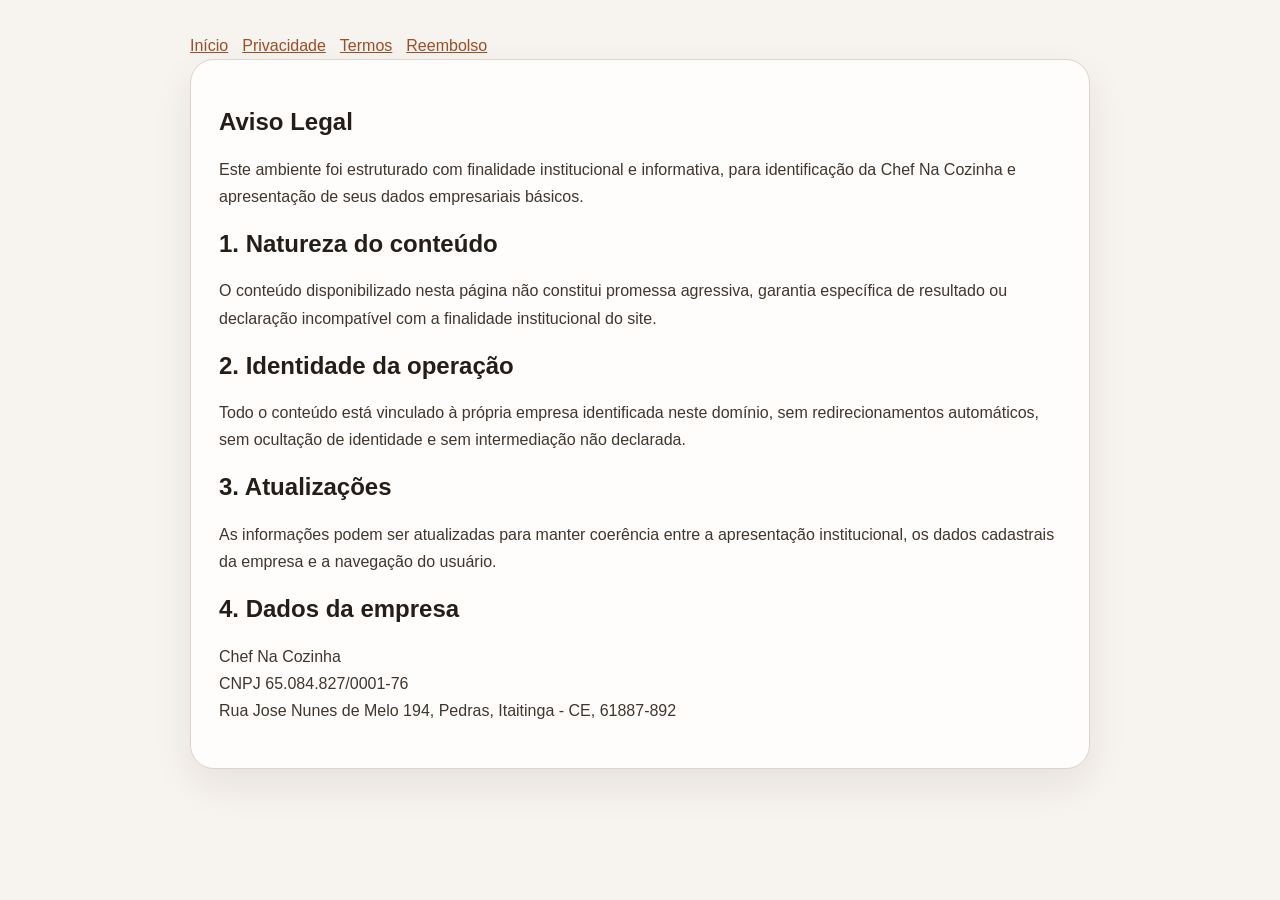
<file: pre/disclaimer.html>
<!DOCTYPE html>
<html lang="pt-BR">
<head>
  <meta charset="UTF-8">
  <meta name="viewport" content="width=device-width, initial-scale=1.0">
  <title>Aviso Legal | Chef Na Cozinha</title>
  <style>
    body { margin: 0; font-family: "Segoe UI", Arial, sans-serif; color: #241d18; background: #f7f3ee; line-height: 1.7; }
    .wrap { width: min(900px, calc(100% - 32px)); margin: 0 auto; padding: 32px 0 56px; }
    .card { background: #fffdfb; border: 1px solid #dfd4c8; border-radius: 24px; padding: 28px; box-shadow: 0 16px 40px rgba(36, 29, 24, 0.08); }
    a { color: #9a4f2b; }
    h1, h2 { line-height: 1.15; }
    p { color: #40362d; }
    nav a { margin-right: 14px; }
  </style>
</head>
<body>
  <div class="wrap">
    <nav><a href="index.html">Início</a><a href="privacy.html">Privacidade</a><a href="terms.html">Termos</a><a href="refund.html">Reembolso</a></nav>
    <article class="card">
      <h1>Aviso Legal</h1>
      <p>Este ambiente foi estruturado com finalidade institucional e informativa, para identificação da Chef Na Cozinha e apresentação de seus dados empresariais básicos.</p>
      <h2>1. Natureza do conteúdo</h2>
      <p>O conteúdo disponibilizado nesta página não constitui promessa agressiva, garantia específica de resultado ou declaração incompatível com a finalidade institucional do site.</p>
      <h2>2. Identidade da operação</h2>
      <p>Todo o conteúdo está vinculado à própria empresa identificada neste domínio, sem redirecionamentos automáticos, sem ocultação de identidade e sem intermediação não declarada.</p>
      <h2>3. Atualizações</h2>
      <p>As informações podem ser atualizadas para manter coerência entre a apresentação institucional, os dados cadastrais da empresa e a navegação do usuário.</p>
      <h2>4. Dados da empresa</h2>
      <p>Chef Na Cozinha<br>CNPJ 65.084.827/0001-76<br>Rua Jose Nunes de Melo 194, Pedras, Itaitinga - CE, 61887-892</p>
    </article>
  </div>
</body>
</html>
</file>
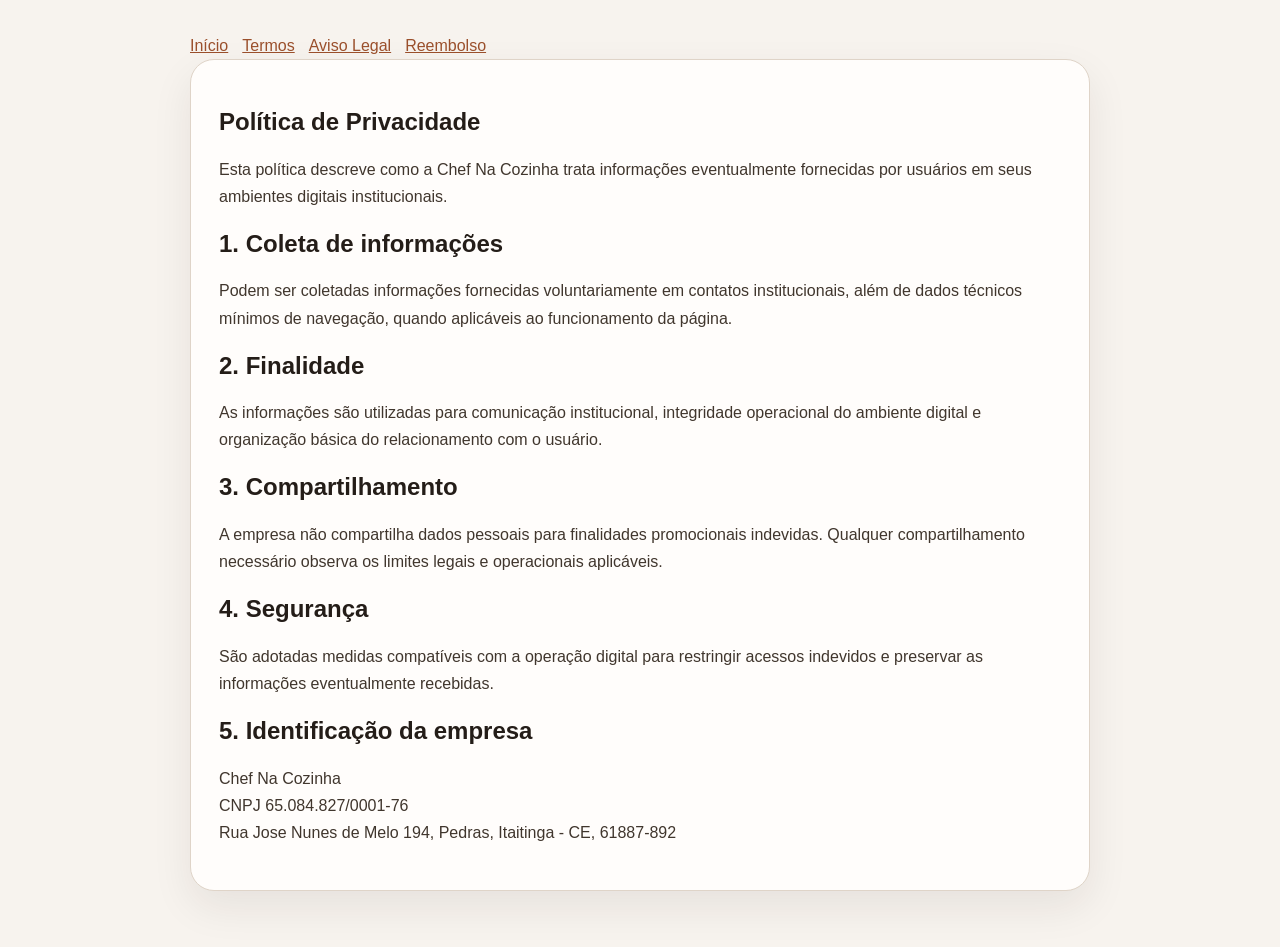
<file: pre/privacy.html>
<!DOCTYPE html>
<html lang="pt-BR">
<head>
  <meta charset="UTF-8">
  <meta name="viewport" content="width=device-width, initial-scale=1.0">
  <title>Política de Privacidade | Chef Na Cozinha</title>
  <style>
    body { margin: 0; font-family: "Segoe UI", Arial, sans-serif; color: #241d18; background: #f7f3ee; line-height: 1.7; }
    .wrap { width: min(900px, calc(100% - 32px)); margin: 0 auto; padding: 32px 0 56px; }
    .card { background: #fffdfb; border: 1px solid #dfd4c8; border-radius: 24px; padding: 28px; box-shadow: 0 16px 40px rgba(36, 29, 24, 0.08); }
    a { color: #9a4f2b; }
    h1, h2 { line-height: 1.15; }
    p, li { color: #40362d; }
    nav a { margin-right: 14px; }
  </style>
</head>
<body>
  <div class="wrap">
    <nav><a href="index.html">Início</a><a href="terms.html">Termos</a><a href="disclaimer.html">Aviso Legal</a><a href="refund.html">Reembolso</a></nav>
    <article class="card">
      <h1>Política de Privacidade</h1>
      <p>Esta política descreve como a Chef Na Cozinha trata informações eventualmente fornecidas por usuários em seus ambientes digitais institucionais.</p>
      <h2>1. Coleta de informações</h2>
      <p>Podem ser coletadas informações fornecidas voluntariamente em contatos institucionais, além de dados técnicos mínimos de navegação, quando aplicáveis ao funcionamento da página.</p>
      <h2>2. Finalidade</h2>
      <p>As informações são utilizadas para comunicação institucional, integridade operacional do ambiente digital e organização básica do relacionamento com o usuário.</p>
      <h2>3. Compartilhamento</h2>
      <p>A empresa não compartilha dados pessoais para finalidades promocionais indevidas. Qualquer compartilhamento necessário observa os limites legais e operacionais aplicáveis.</p>
      <h2>4. Segurança</h2>
      <p>São adotadas medidas compatíveis com a operação digital para restringir acessos indevidos e preservar as informações eventualmente recebidas.</p>
      <h2>5. Identificação da empresa</h2>
      <p>Chef Na Cozinha<br>CNPJ 65.084.827/0001-76<br>Rua Jose Nunes de Melo 194, Pedras, Itaitinga - CE, 61887-892</p>
    </article>
  </div>
</body>
</html>
</file>
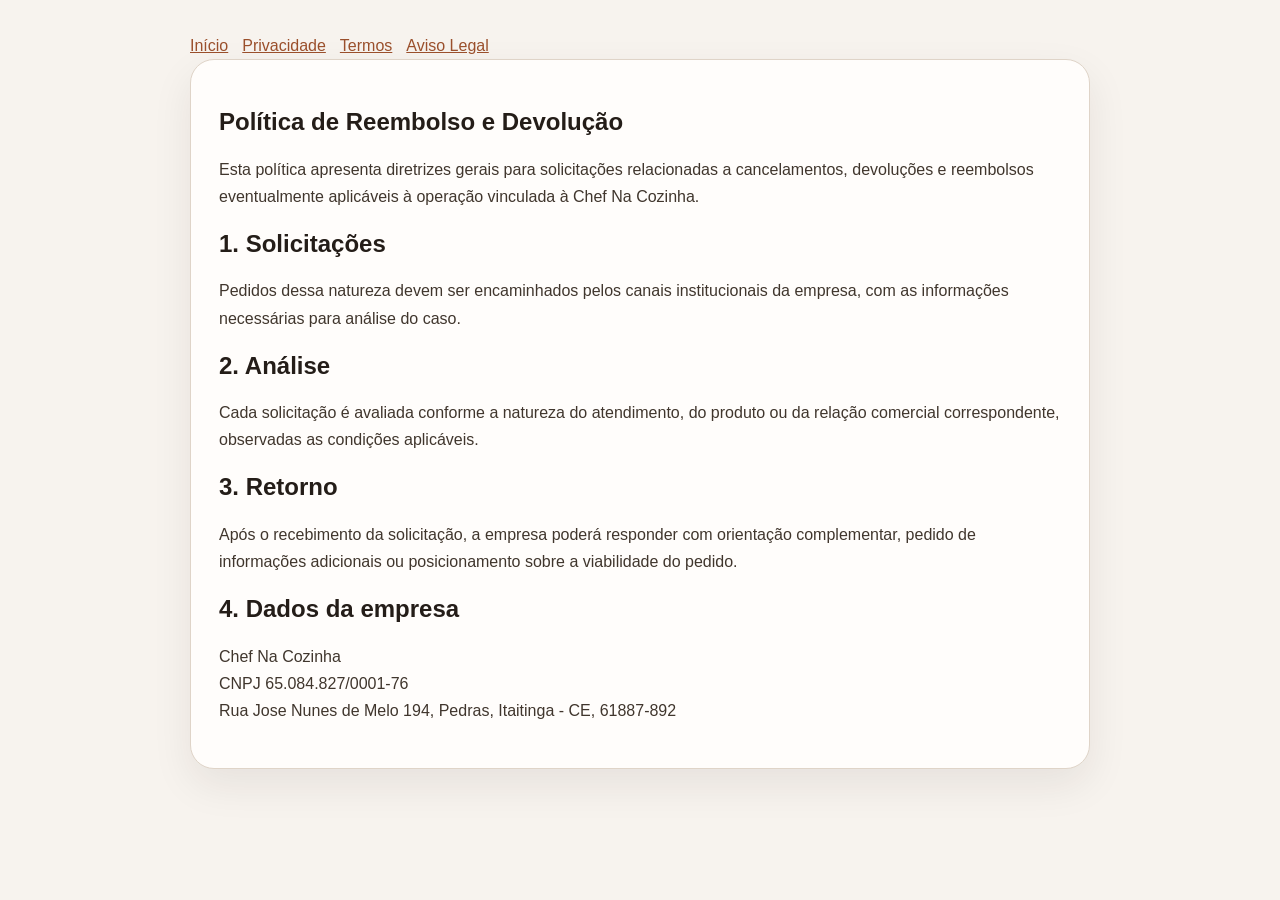
<file: pre/refund.html>
<!DOCTYPE html>
<html lang="pt-BR">
<head>
  <meta charset="UTF-8">
  <meta name="viewport" content="width=device-width, initial-scale=1.0">
  <title>Política de Reembolso e Devolução | Chef Na Cozinha</title>
  <style>
    body { margin: 0; font-family: "Segoe UI", Arial, sans-serif; color: #241d18; background: #f7f3ee; line-height: 1.7; }
    .wrap { width: min(900px, calc(100% - 32px)); margin: 0 auto; padding: 32px 0 56px; }
    .card { background: #fffdfb; border: 1px solid #dfd4c8; border-radius: 24px; padding: 28px; box-shadow: 0 16px 40px rgba(36, 29, 24, 0.08); }
    a { color: #9a4f2b; }
    h1, h2 { line-height: 1.15; }
    p { color: #40362d; }
    nav a { margin-right: 14px; }
  </style>
</head>
<body>
  <div class="wrap">
    <nav><a href="index.html">Início</a><a href="privacy.html">Privacidade</a><a href="terms.html">Termos</a><a href="disclaimer.html">Aviso Legal</a></nav>
    <article class="card">
      <h1>Política de Reembolso e Devolução</h1>
      <p>Esta política apresenta diretrizes gerais para solicitações relacionadas a cancelamentos, devoluções e reembolsos eventualmente aplicáveis à operação vinculada à Chef Na Cozinha.</p>
      <h2>1. Solicitações</h2>
      <p>Pedidos dessa natureza devem ser encaminhados pelos canais institucionais da empresa, com as informações necessárias para análise do caso.</p>
      <h2>2. Análise</h2>
      <p>Cada solicitação é avaliada conforme a natureza do atendimento, do produto ou da relação comercial correspondente, observadas as condições aplicáveis.</p>
      <h2>3. Retorno</h2>
      <p>Após o recebimento da solicitação, a empresa poderá responder com orientação complementar, pedido de informações adicionais ou posicionamento sobre a viabilidade do pedido.</p>
      <h2>4. Dados da empresa</h2>
      <p>Chef Na Cozinha<br>CNPJ 65.084.827/0001-76<br>Rua Jose Nunes de Melo 194, Pedras, Itaitinga - CE, 61887-892</p>
    </article>
  </div>
</body>
</html>
</file>
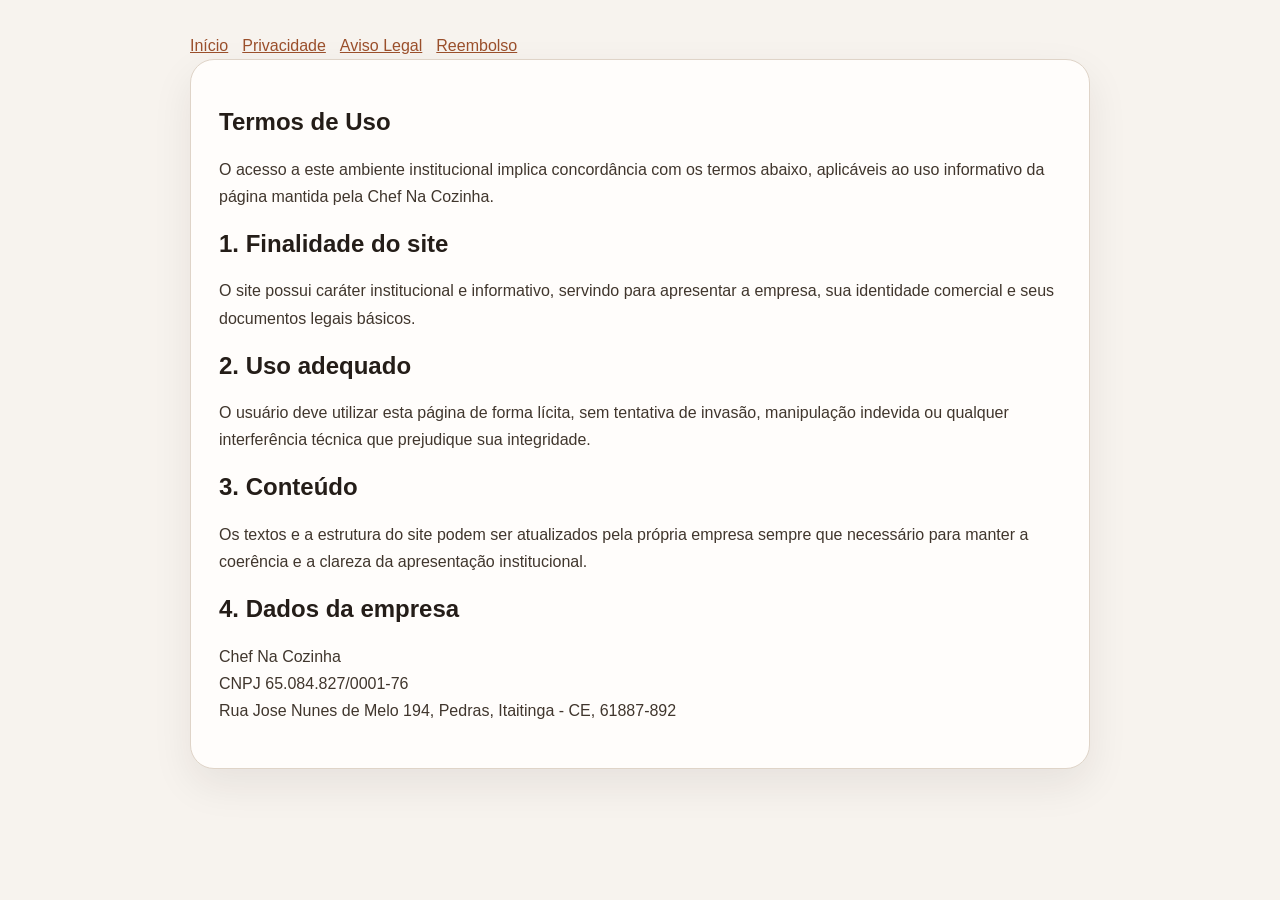
<file: pre/terms.html>
<!DOCTYPE html>
<html lang="pt-BR">
<head>
  <meta charset="UTF-8">
  <meta name="viewport" content="width=device-width, initial-scale=1.0">
  <title>Termos de Uso | Chef Na Cozinha</title>
  <style>
    body { margin: 0; font-family: "Segoe UI", Arial, sans-serif; color: #241d18; background: #f7f3ee; line-height: 1.7; }
    .wrap { width: min(900px, calc(100% - 32px)); margin: 0 auto; padding: 32px 0 56px; }
    .card { background: #fffdfb; border: 1px solid #dfd4c8; border-radius: 24px; padding: 28px; box-shadow: 0 16px 40px rgba(36, 29, 24, 0.08); }
    a { color: #9a4f2b; }
    h1, h2 { line-height: 1.15; }
    p { color: #40362d; }
    nav a { margin-right: 14px; }
  </style>
</head>
<body>
  <div class="wrap">
    <nav><a href="index.html">Início</a><a href="privacy.html">Privacidade</a><a href="disclaimer.html">Aviso Legal</a><a href="refund.html">Reembolso</a></nav>
    <article class="card">
      <h1>Termos de Uso</h1>
      <p>O acesso a este ambiente institucional implica concordância com os termos abaixo, aplicáveis ao uso informativo da página mantida pela Chef Na Cozinha.</p>
      <h2>1. Finalidade do site</h2>
      <p>O site possui caráter institucional e informativo, servindo para apresentar a empresa, sua identidade comercial e seus documentos legais básicos.</p>
      <h2>2. Uso adequado</h2>
      <p>O usuário deve utilizar esta página de forma lícita, sem tentativa de invasão, manipulação indevida ou qualquer interferência técnica que prejudique sua integridade.</p>
      <h2>3. Conteúdo</h2>
      <p>Os textos e a estrutura do site podem ser atualizados pela própria empresa sempre que necessário para manter a coerência e a clareza da apresentação institucional.</p>
      <h2>4. Dados da empresa</h2>
      <p>Chef Na Cozinha<br>CNPJ 65.084.827/0001-76<br>Rua Jose Nunes de Melo 194, Pedras, Itaitinga - CE, 61887-892</p>
    </article>
  </div>
</body>
</html>
</file>
